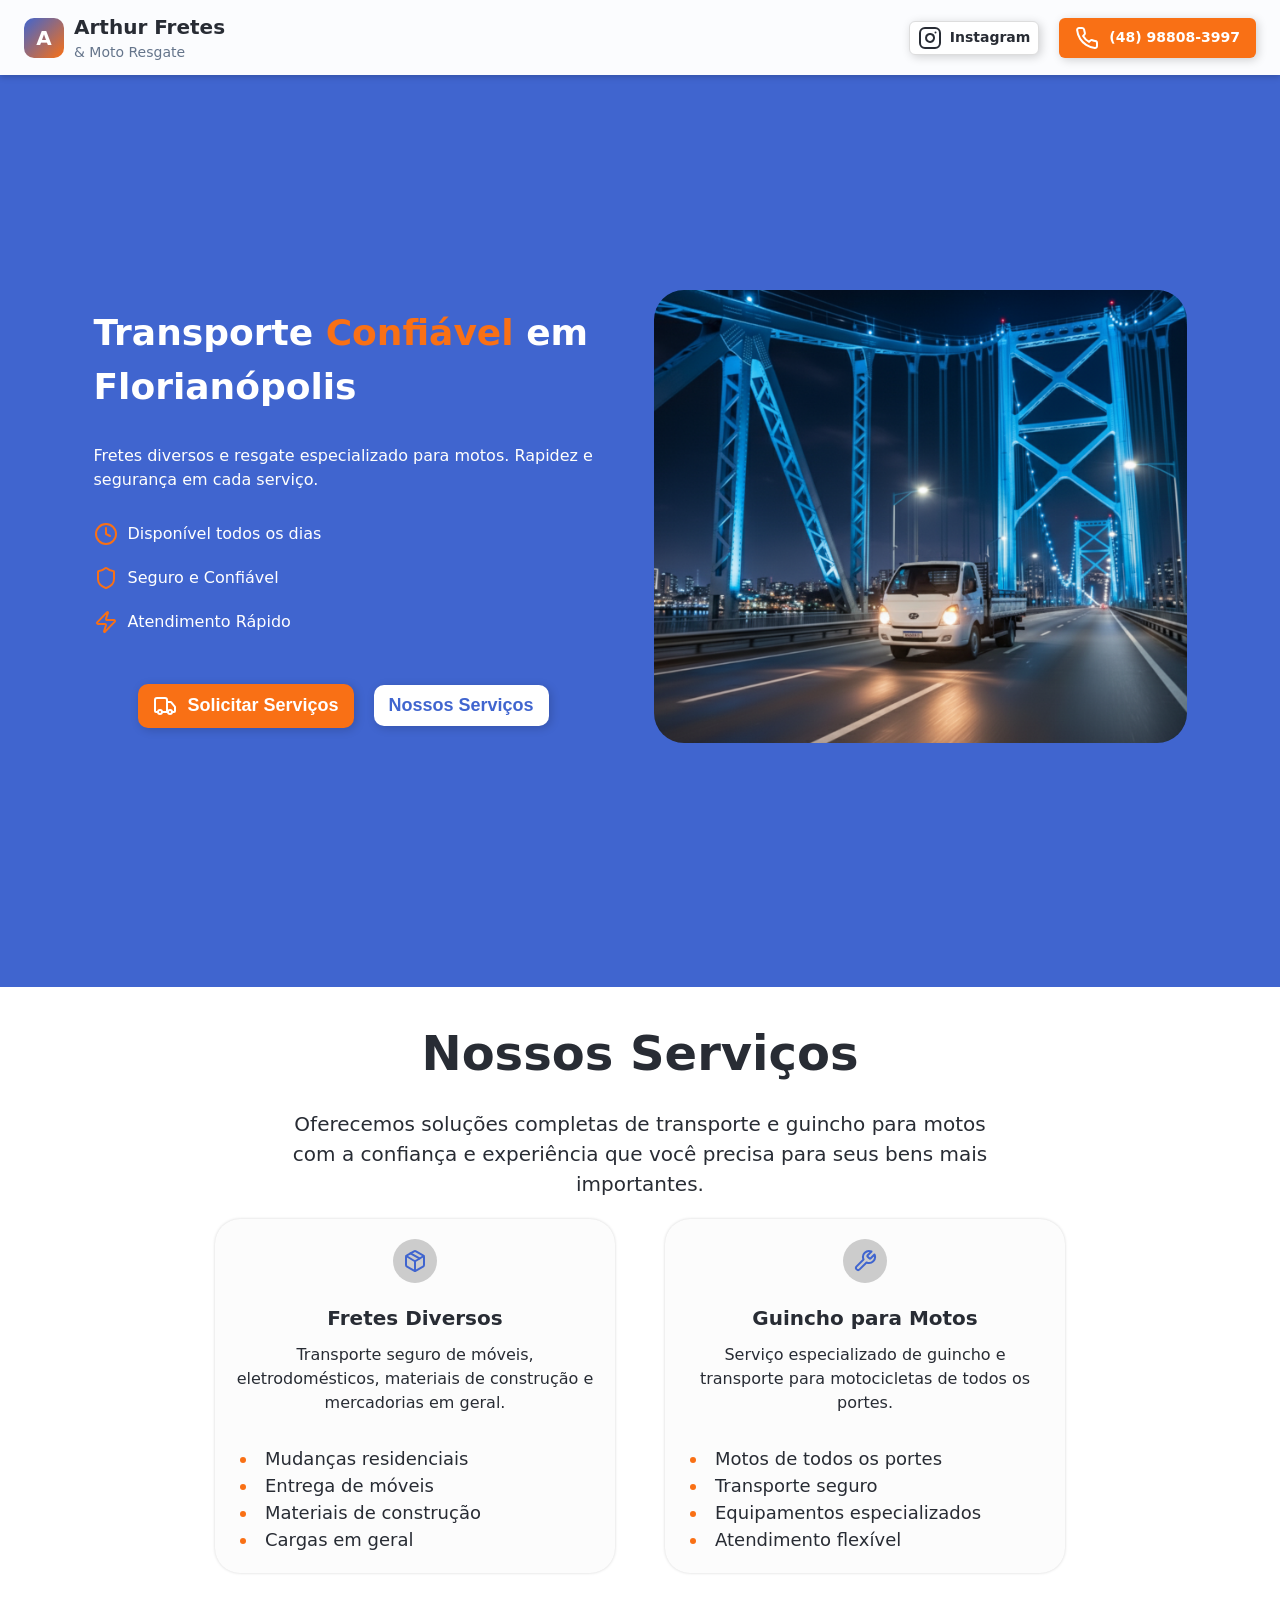
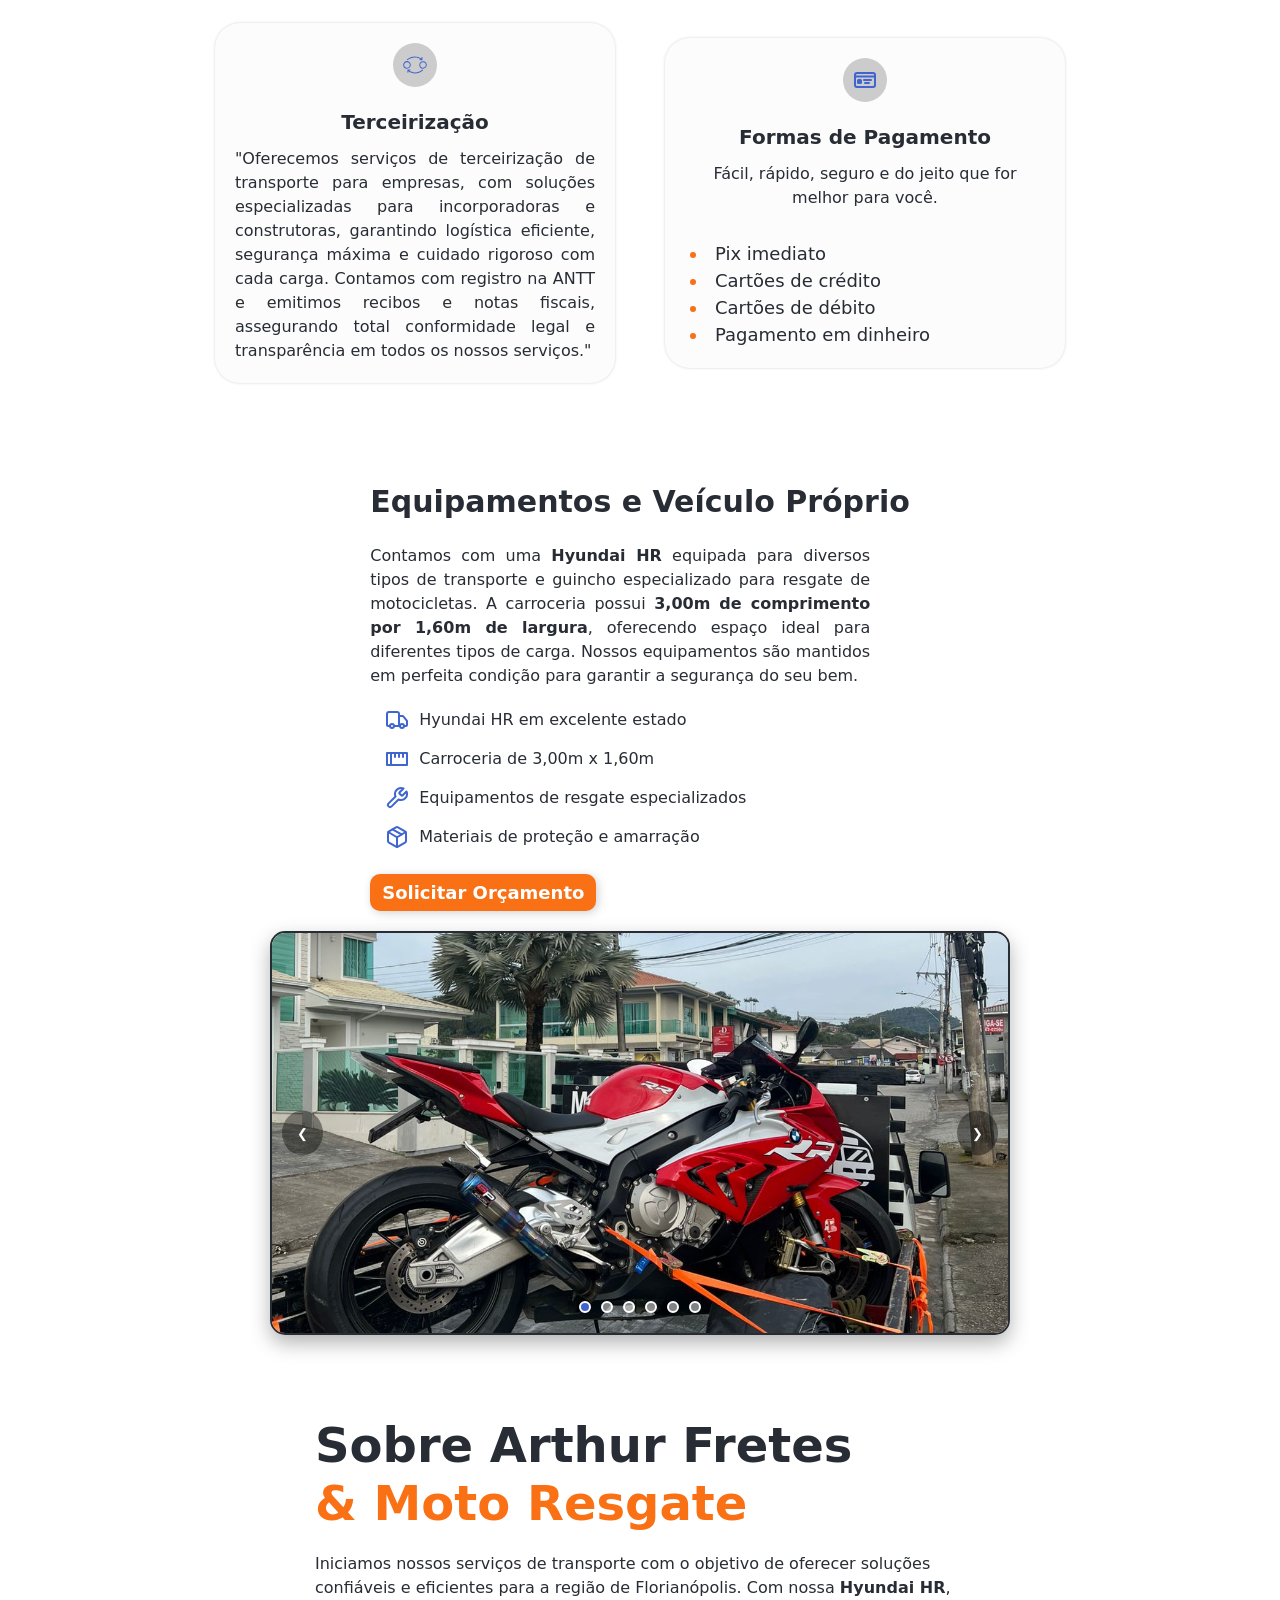
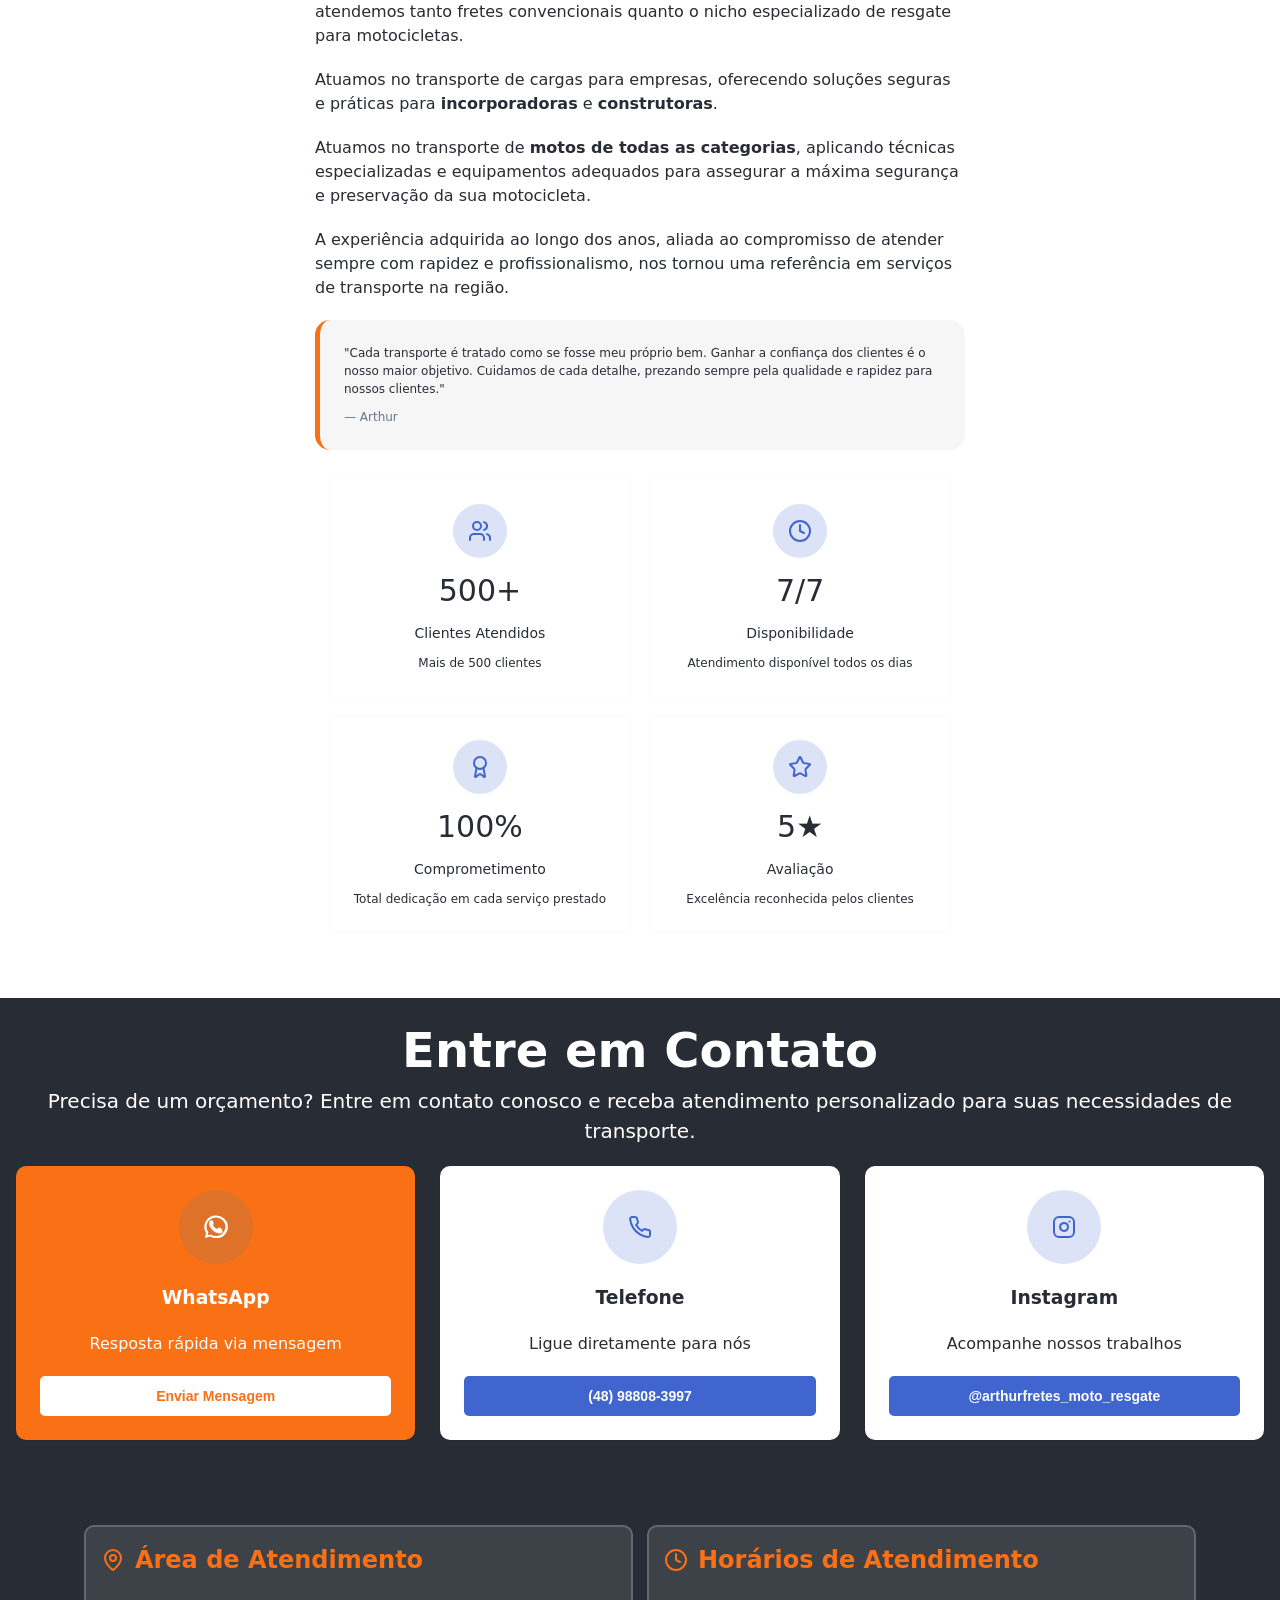
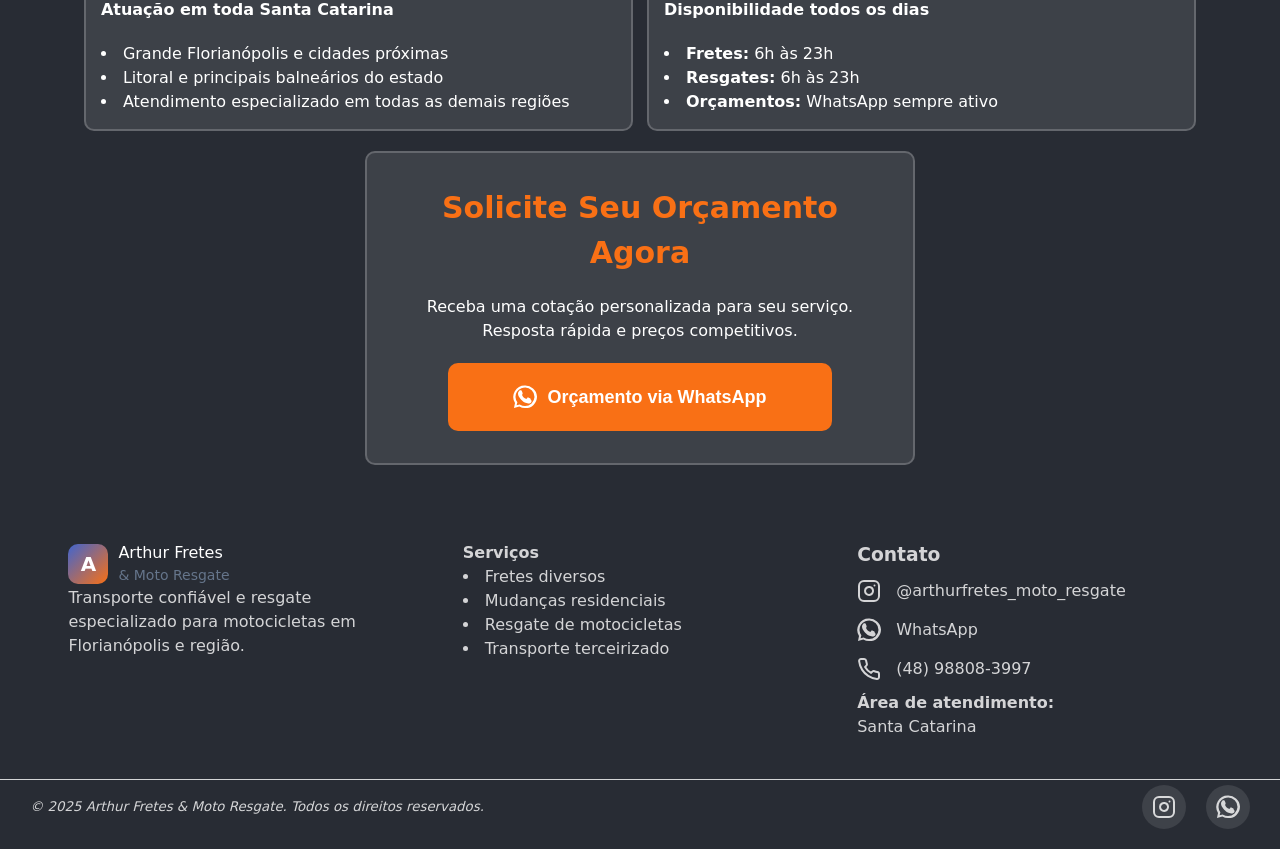
<file: index.html>
<!DOCTYPE html>
<html lang="pt-br">
<head>
    <meta charset="UTF-8">
    <meta name="viewport" content="width=device-width, initial-scale=1.0">
    <title>Arthur Fretes & Moto Resgate</title>
    <link rel="shortcut icon" href="img/logo-aba/svgviewer-png-output.png" type="image/x-icon">
    <link rel="stylesheet" href="style2.css">
</head>
<body>

    <header id="menu">
        <div id="logo-txt">
            <div id="logo">A</div>
            <div id="txt">
                <div id="Name-principal">Arthur Fretes</div>
                <div id="Name-complemento">& Moto Resgate</div>
            </div>
        </div>
        <nav id="Alinhar-elementos-header-direito">
            <a id="a-button-instagram-header" href="https://www.instagram.com/arthurfretes_moto_resgate/" target="_blank" rel="Link Para Instagram da Arthur Fretes & Moto Resgate">
                <svg class="lucide lucide-instagram w-4 h-4 mr-2" fill="none" height="24" stroke="currentColor" stroke-linecap="round" stroke-linejoin="round" stroke-width="2" viewBox="0 0 24 24" width="24" xmlns="http://www.w3.org/2000/svg"><rect height="20" rx="5" ry="5" width="20" x="2" y="2"></rect><path d="M16 11.37A4 4 0 1 1 12.63 8 4 4 0 0 1 16 11.37z"></path><line x1="17.5" x2="17.51" y1="6.5" y2="6.5"></line></svg>
                <span>Instagram</span>
            </a>

            <a id="a-button-telefone-header" href="tel:+5548988083997" rel="Número para contato com Arthur Frestes & Moto Resgate 24h">
                <svg class="lucide lucide-phone w-4 h-4" fill="none" height="24" stroke="currentColor" stroke-linecap="round" stroke-linejoin="round" stroke-width="2" viewBox="0 0 24 24" width="24" xmlns="http://www.w3.org/2000/svg"><path d="M22 16.92v3a2 2 0 0 1-2.18 2 19.79 19.79 0 0 1-8.63-3.07 19.5 19.5 0 0 1-6-6 19.79 19.79 0 0 1-3.07-8.67A2 2 0 0 1 4.11 2h3a2 2 0 0 1 2 1.72 12.84 12.84 0 0 0 .7 2.81 2 2 0 0 1-.45 2.11L8.09 9.91a16 16 0 0 0 6 6l1.27-1.27a2 2 0 0 1 2.11-.45 12.84 12.84 0 0 0 2.81.7A2 2 0 0 1 22 16.92z"></path></svg>
                <span id="span-01-header">(48) 98808-3997</span><span id="span-02-header">Ligar</span>
            </a>
        </nav>
    </header>
    
    <main>
        <div id="pg1">
            <div id="alinhamento-1400px-conteudo-pg1">
                <div id="lado-esquerdo-pg1">
                    <h1 id="h1-01-pg1">Transporte <span id="span-01-pg1">Confiável</span> em Florianópolis</h1>
                    <p id="p-01-pg1">Fretes diversos e resgate especializado para motos. Rapidez e segurança em cada serviço.</p>
                    <section id="section-01-pg1">
                        <div id="div-01-pg1">
                            <svg class="svgs-pg1" xmlns="http://www.w3.org/2000/svg" width="24" height="24" viewBox="0 0 24 24" fill="none" stroke="currentColor" stroke-width="2" stroke-linecap="round" stroke-linejoin="round" class="lucide lucide-clock w-6 h-6 text-logistics-orange" data-lov-id="src/components/Hero.tsx:33:16" data-lov-name="Clock" data-component-path="src/components/Hero.tsx" data-component-line="33" data-component-file="Hero.tsx" data-component-name="Clock" data-component-content="%7B%22className%22%3A%22w-6%20h-6%20text-logistics-orange%22%7D"><circle cx="12" cy="12" r="10"></circle><polyline points="12 6 12 12 16 14"></polyline></svg>
                            <p>Disponível todos os dias</p>
                        </div>
                        <div id="div-02-pg1">
                            <svg class="svgs-pg1" xmlns="http://www.w3.org/2000/svg" width="24" height="24" viewBox="0 0 24 24" fill="none" stroke="currentColor" stroke-width="2" stroke-linecap="round" stroke-linejoin="round" class="lucide lucide-shield w-6 h-6 text-logistics-orange" data-lov-id="src/components/Hero.tsx:37:16" data-lov-name="Shield" data-component-path="src/components/Hero.tsx" data-component-line="37" data-component-file="Hero.tsx" data-component-name="Shield" data-component-content="%7B%22className%22%3A%22w-6%20h-6%20text-logistics-orange%22%7D"><path d="M20 13c0 5-3.5 7.5-7.66 8.95a1 1 0 0 1-.67-.01C7.5 20.5 4 18 4 13V6a1 1 0 0 1 1-1c2 0 4.5-1.2 6.24-2.72a1.17 1.17 0 0 1 1.52 0C14.51 3.81 17 5 19 5a1 1 0 0 1 1 1z"></path></svg>
                            <p>Seguro e Confiável</p>
                        </div>
                        <div id="div-03-pg1">
                            <svg class="svgs-pg1" xmlns="http://www.w3.org/2000/svg" width="24" height="24" viewBox="0 0 24 24" fill="none" stroke="currentColor" stroke-width="2" stroke-linecap="round" stroke-linejoin="round" class="lucide lucide-zap w-6 h-6 text-logistics-orange" data-lov-id="src/components/Hero.tsx:41:16" data-lov-name="Zap" data-component-path="src/components/Hero.tsx" data-component-line="41" data-component-file="Hero.tsx" data-component-name="Zap" data-component-content="%7B%22className%22%3A%22w-6%20h-6%20text-logistics-orange%22%7D"><path d="M4 14a1 1 0 0 1-.78-1.63l9.9-10.2a.5.5 0 0 1 .86.46l-1.92 6.02A1 1 0 0 0 13 10h7a1 1 0 0 1 .78 1.63l-9.9 10.2a.5.5 0 0 1-.86-.46l1.92-6.02A1 1 0 0 0 11 14z"></path></svg>
                            <p>Atendimento Rápido</p>
                        </div>
                    </section>
                    <div id="buttons-pg1">
                        <a class="a-pg1" href="https://api.whatsapp.com/send?phone=5548988083997&text=Ol%C3%A1%2C+gostaria+de+mais+informa%C3%A7%C3%B5es+sobre+os+servi%C3%A7os." target="_blank" rel="noopener noreferrer"><button id="button-telefone-pg1"><svg xmlns="http://www.w3.org/2000/svg" width="24" height="24" viewBox="0 0 24 24" fill="none" stroke="currentColor" stroke-width="2" stroke-linecap="round" stroke-linejoin="round" class="lucide lucide-truck w-5 h-5 mr-2" data-lov-id="src/components/Hero.tsx:52:16" data-lov-name="Truck" data-component-path="src/components/Hero.tsx" data-component-line="52" data-component-file="Hero.tsx" data-component-name="Truck" data-component-content="%7B%22className%22%3A%22w-5%20h-5%20mr-2%22%7D"><path d="M14 18V6a2 2 0 0 0-2-2H4a2 2 0 0 0-2 2v11a1 1 0 0 0 1 1h2"></path><path d="M15 18H9"></path><path d="M19 18h2a1 1 0 0 0 1-1v-3.65a1 1 0 0 0-.22-.624l-3.48-4.35A1 1 0 0 0 17.52 8H14"></path><circle cx="17" cy="18" r="2"></circle><circle cx="7" cy="18" r="2"></circle></svg>Solicitar Serviços</button></a>

                        <a class="a-pg1" href="#pg2"><button id="button-servicos-pg1">Nossos Serviços</button></a>
                    </div>
                </div>
                <img id="img-01-pg1" src="img/assets/hyundai-hr-pg1.png"  alt="Hyundai HR para fretes e transporte como moto resgate ou guincho">
            </div>
        </div>

        <div id="pg2">
            <div id="alinhamento-1400px-conteudo-pg2">
                <h2 id="h2-pg2">Nossos Serviços</h2>
                <p id="p-pg2">Oferecemos soluções completas de transporte e guincho para motos com a confiança e experiência que você precisa para seus bens mais importantes.</p>
                <div id="leyout-serviços">
                    <div>
                        <div class="modelo-leyout-servilços">
                            <div class="alinha-svgs-pg2"><div class="circolo-das-svgs-pg2"><svg xmlns="http://www.w3.org/2000/svg" width="24" height="24" viewBox="0 0 24 24" fill="none" stroke="currentColor" stroke-width="2" stroke-linecap="round" stroke-linejoin="round" class="lucide lucide-package w-8 h-8" data-lov-id="src/components/Services.tsx:14:12" data-lov-name="Package" data-component-path="src/components/Services.tsx" data-component-line="14" data-component-file="Services.tsx" data-component-name="Package" data-component-content="%7B%22className%22%3A%22w-8%20h-8%22%7D"><path d="M11 21.73a2 2 0 0 0 2 0l7-4A2 2 0 0 0 21 16V8a2 2 0 0 0-1-1.73l-7-4a2 2 0 0 0-2 0l-7 4A2 2 0 0 0 3 8v8a2 2 0 0 0 1 1.73z"></path><path d="M12 22V12"></path><path d="m3.3 7 7.703 4.734a2 2 0 0 0 1.994 0L20.7 7"></path><path d="m7.5 4.27 9 5.15"></path></svg></div></div>
                            <div class="leyout-serviços-template-txt">
                                <h3>Fretes Diversos</h3>
                                <p>Transporte seguro de móveis, eletrodomésticos, materiais de construção e mercadorias em geral.</p>
                            </div>
                            <ul class="ul-pg2">
                                <li>Mudanças residenciais</li>
                                <li>Entrega de móveis</li>
                                <li>Materiais de construção</li>
                                <li>Cargas em geral</li>
                            </ul>
                        </div>
                        <div class="modelo-leyout-servilços">
                            <div class="alinha-svgs-pg2"><div class="circolo-das-svgs-pg2"><svg xmlns="http://www.w3.org/2000/svg" width="24" height="24" viewBox="0 0 24 24" fill="none" stroke="currentColor" stroke-width="2" stroke-linecap="round" stroke-linejoin="round" class="lucide lucide-wrench w-8 h-8" data-lov-id="src/components/Services.tsx:20:12" data-lov-name="Wrench" data-component-path="src/components/Services.tsx" data-component-line="20" data-component-file="Services.tsx" data-component-name="Wrench" data-component-content="%7B%22className%22%3A%22w-8%20h-8%22%7D"><path d="M14.7 6.3a1 1 0 0 0 0 1.4l1.6 1.6a1 1 0 0 0 1.4 0l3.77-3.77a6 6 0 0 1-7.94 7.94l-6.91 6.91a2.12 2.12 0 0 1-3-3l6.91-6.91a6 6 0 0 1 7.94-7.94l-3.76 3.76z"></path></svg></div></div>
                            <div class="leyout-serviços-template-txt">
                                <h3>Guincho para Motos</h3>
                                <p>Serviço especializado de guincho e transporte para motocicletas de todos os portes.</p>
                            </div>
                            <ul class="ul-pg2">
                                <li>Motos de todos os portes</li>
                                <li>Transporte seguro</li>
                                <li>Equipamentos especializados</li>
                                <li>Atendimento flexível</li>
                            </ul>
                        </div>
                    </div>
                    <div>
                        <div id="div-templeat-folder-pg2" class="modelo-leyout-servilços">
                            <div class="alinha-svgs-pg2">
                                <div class="circolo-das-svgs-pg2"><svg fill="currentColor" width="24px" height="24px" viewBox="0 0 1024 1024" xmlns="http://www.w3.org/2000/svg"><path d="M814.933 712.533c-85.333 72.533-192 115.2-302.933 115.2-93.867 0-179.2-25.6-256-76.8h42.667c12.8 0 21.333-8.533 21.333-21.333s-8.533-21.333-21.333-21.333h-89.6c-12.8 0-21.333 8.533-21.333 21.333v89.6c0 12.8 8.533 21.333 21.333 21.333S230.4 832 230.4 819.2v-38.4c85.333 59.733 179.2 89.6 285.867 89.6 119.467 0 238.933-42.667 328.533-123.733 8.533-8.533 8.533-21.333 0-29.867s-21.333-12.8-29.867-4.267zm187.734-268.8c-17.067-38.4-46.933-68.267-81.067-81.067-64-25.6-132.267-12.8-179.2 34.133s-59.733 115.2-34.133 179.2c17.067 38.4 46.933 68.267 81.067 81.067 21.333 8.533 42.667 12.8 64 12.8 42.667 0 85.333-17.067 115.2-46.933 42.667-46.933 59.733-115.2 34.133-179.2zM934.4 593.067c-34.133 34.133-85.333 42.667-132.267 25.6-25.6-12.8-46.933-34.133-59.733-59.733-17.067-46.933-8.533-98.133 25.6-132.267 21.333-21.333 51.2-34.133 85.333-34.133 17.067 0 34.133 4.267 51.2 8.533 25.6 12.8 46.933 34.133 59.733 59.733 17.067 46.933 8.533 98.133-29.867 132.267zM320 443.733c-17.067-38.4-46.933-68.267-85.333-85.333-64-25.6-132.267-8.533-179.2 38.4S-4.266 512 21.334 576c17.067 38.4 46.933 68.267 81.067 81.067 21.333 8.533 42.667 12.8 64 12.8 42.667 0 81.067-17.067 115.2-46.933 51.2-46.933 64-115.2 38.4-179.2zM119.467 618.667c-25.6-12.8-46.933-34.133-59.733-59.733-17.067-46.933-8.533-98.133 25.6-132.267 21.333-21.333 51.2-34.133 85.333-34.133 17.067 0 34.133 4.267 51.2 8.533 25.6 12.8 46.933 34.133 59.733 59.733 17.067 46.933 8.533 98.133-25.6 132.267s-85.333 42.667-136.533 25.6zM187.733 307.2c4.267 0 8.533 0 12.8-4.267 85.333-72.533 192-115.2 302.933-115.2 93.867 0 179.2 25.6 256 76.8h-38.4c-12.8 0-21.333 8.533-21.333 21.333s8.533 21.333 21.333 21.333h89.6c12.8 0 21.333-8.533 21.333-21.333v-89.6c0-12.8-8.533-21.333-21.333-21.333s-21.333 8.533-21.333 21.333v38.4c-85.333-59.733-179.2-89.6-285.867-89.6-119.467 0-238.933 42.667-328.533 123.733-8.533 8.533-8.533 21.333 0 29.867 4.267 8.533 8.533 8.533 12.8 8.533z"/></svg></div>
                            </div>
                            <div class="leyout-serviços-template-txt">
                                <h3>Terceirização</h3>
                                <p>"Oferecemos serviços de terceirização de transporte para empresas, com soluções especializadas para incorporadoras e construtoras, garantindo logística eficiente, segurança máxima e cuidado rigoroso com cada carga. Contamos com registro na ANTT e emitimos recibos e notas fiscais, assegurando total conformidade legal e transparência em todos os nossos serviços."</p>
                            </div>
                        </div>
                        <div class="modelo-leyout-servilços">
                            <div class="alinha-svgs-pg2">
                                <div class="circolo-das-svgs-pg2">
                                    <svg xmlns="http://www.w3.org/2000/svg" width="24" height="24"
                                        viewBox="0 0 24 24" fill="none" stroke="currentColor"
                                        stroke-width="2" stroke-linecap="round" stroke-linejoin="round"
                                        class="lucide lucide-credit-card-detailed w-8 h-8">
                                        <rect x="2" y="5" width="20" height="14" rx="2"></rect>
                                        <line x1="2" y1="8.5" x2="22" y2="8.5"></line>
                                        <rect x="5" y="12" width="3" height="3" rx="0.5"></rect>
                                        <line x1="7" y1="12" x2="6" y2="15"></line>
                                        <line x1="11" y1="12" x2="18" y2="12"></line>
                                        <line x1="12" y1="15" x2="16" y2="15"></line>
                                    </svg>
                                </div>
                            </div>
                            <div class="leyout-serviços-template-txt">
                                <h3>Formas de Pagamento</h3>
                                <p>Fácil, rápido, seguro e do jeito que for melhor para você.</p>
                            </div>
                            <ul class="ul-pg2">
                                <li>Pix imediato</li>
                                <li>Cartões de crédito</li>
                                <li>Cartões de débito</li>
                                <li>Pagamento em dinheiro</li>
                            </ul>
                        </div>
                    </div>
                </div>
            </div>
        </div>

        <div id="pg3">
            <div id="alinhamento-1400px-conteudo-pg3">
                <section id="section-pg3">
                    <h3 id="h3-01-pg3">Equipamentos e Veículo Próprio</h3>
                    <p id="p-01-pg3">Contamos com uma <strong>Hyundai HR</strong> equipada para diversos tipos de transporte e guincho especializado para resgate de motocicletas. A carroceria possui <strong>3,00m de comprimento por 1,60m de largura</strong>, oferecendo espaço ideal para diferentes tipos de carga. Nossos equipamentos são mantidos em perfeita condição para garantir a segurança do seu bem.</p>
                    <ul id="ul-01-pg3">
                        <li>
                            <svg class="svgs-pg3" xmlns="http://www.w3.org/2000/svg" width="24" height="24" viewBox="0 0 24 24" fill="none" stroke="currentColor" stroke-width="2" stroke-linecap="round" stroke-linejoin="round" class="lucide lucide-truck w-5 h-5 text-logistics-blue mr-3" data-lov-id="src/components/Services.tsx:84:16" data-lov-name="Truck" data-component-path="src/components/Services.tsx" data-component-line="84" data-component-file="Services.tsx" data-component-name="Truck" data-component-content="%7B%22className%22%3A%22w-5%20h-5%20text-logistics-blue%20mr-3%22%7D"><path d="M14 18V6a2 2 0 0 0-2-2H4a2 2 0 0 0-2 2v11a1 1 0 0 0 1 1h2"></path><path d="M15 18H9"></path><path d="M19 18h2a1 1 0 0 0 1-1v-3.65a1 1 0 0 0-.22-.624l-3.48-4.35A1 1 0 0 0 17.52 8H14"></path><circle cx="17" cy="18" r="2"></circle><circle cx="7" cy="18" r="2"></circle></svg>
                            Hyundai HR em excelente estado
                        </li>
                        <li>
                            <svg class="svgs-pg3" xmlns="http://www.w3.org/2000/svg" width="24" height="24" viewBox="0 0 24 24" fill="none" stroke="currentColor" stroke-width="2" stroke-linecap="round" stroke-linejoin="round"><path d="M2 6h20v12H2z"></path><path d="M6 6v12"></path><path d="M10 6v4"></path><path d="M14 6v4"></path><path d="M18 6v4"></path>
                            </svg>
                            Carroceria de 3,00m x 1,60m
                        </li>
                        <li>
                            <svg class="svgs-pg3" xmlns="http://www.w3.org/2000/svg" width="24" height="24" viewBox="0 0 24 24" fill="none" stroke="currentColor" stroke-width="2" stroke-linecap="round" stroke-linejoin="round" class="lucide lucide-wrench w-5 h-5 text-logistics-blue mr-3" data-lov-id="src/components/Services.tsx:88:16" data-lov-name="Wrench" data-component-path="src/components/Services.tsx" data-component-line="88" data-component-file="Services.tsx" data-component-name="Wrench" data-component-content="%7B%22className%22%3A%22w-5%20h-5%20text-logistics-blue%20mr-3%22%7D"><path d="M14.7 6.3a1 1 0 0 0 0 1.4l1.6 1.6a1 1 0 0 0 1.4 0l3.77-3.77a6 6 0 0 1-7.94 7.94l-6.91 6.91a2.12 2.12 0 0 1-3-3l6.91-6.91a6 6 0 0 1 7.94-7.94l-3.76 3.76z"></path></svg>
                            Equipamentos de resgate especializados
                        </li>
                        <li>
                            <svg class="svgs-pg3" xmlns="http://www.w3.org/2000/svg" width="24" height="24" viewBox="0 0 24 24" fill="none" stroke="currentColor" stroke-width="2" stroke-linecap="round" stroke-linejoin="round" class="lucide lucide-package w-5 h-5 text-logistics-blue mr-3" data-lov-id="src/components/Services.tsx:92:16" data-lov-name="Package" data-component-path="src/components/Services.tsx" data-component-line="92" data-component-file="Services.tsx" data-component-name="Package" data-component-content="%7B%22className%22%3A%22w-5%20h-5%20text-logistics-blue%20mr-3%22%7D"><path d="M11 21.73a2 2 0 0 0 2 0l7-4A2 2 0 0 0 21 16V8a2 2 0 0 0-1-1.73l-7-4a2 2 0 0 0-2 0l-7 4A2 2 0 0 0 3 8v8a2 2 0 0 0 1 1.73z"></path><path d="M12 22V12"></path><path d="m3.3 7 7.703 4.734a2 2 0 0 0 1.994 0L20.7 7"></path><path d="m7.5 4.27 9 5.15"></path></svg>
                            Materiais de proteção e amarração
                        </li>
                    </ul>
                    <a href="https://api.whatsapp.com/send?phone=5548988083997&text=Ol%C3%A1%2C+gostaria+de+mais+informa%C3%A7%C3%B5es+sobre+os+servi%C3%A7os." target="_blank" rel="noopener noreferrer"><button id="button-pg3" >Solicitar Orçamento</button></a>
                </section>
                <div class="carousel-container">
                    <div class="carousel">
                        <div class="slide active"><img src="img/assets/carrousel/img-1.jpeg" alt=""></div>
                        <div class="slide"><img src="img/assets/carrousel/img-2.jpeg" alt=""></div>
                        <div class="slide"><img src="img/assets/carrousel/img-3.jpeg" alt=""></div>
                        <div class="slide"><img src="img/assets/carrousel/img-4.jpeg" alt=""></div>
                        <div class="slide"><img src="img/assets/carrousel/img-5.jpeg" alt=""></div>
                        <div class="slide"><img src="img/assets/carrousel/img-6.jpeg" alt=""></div>
                    </div>

                <!-- Botões -->
                    <button class="prev">❮</button>
                    <button class="next">❯</button>

                    <!-- Indicadores -->
                    <div class="indicators"></div>
                </div>
            </div>
        </div>

        <div id="pg4">
            <div id="alinhamento-1400px-conteudo-pg4">
                <div id="lado-esquerdo-pg4">
                    <h2 id="h2-01-pg4">Sobre Arthur Fretes <br> <span>& Moto Resgate</span></h2>
                    <p>Iniciamos nossos serviços de transporte com o objetivo de oferecer soluções confiáveis e eficientes para a região de Florianópolis. Com nossa <strong>Hyundai HR</strong>, atendemos tanto fretes convencionais quanto o nicho especializado de resgate para motocicletas.</p>

                    <p>Atuamos no transporte de cargas para empresas, oferecendo soluções seguras e práticas para <strong>incorporadoras</strong> e <strong>construtoras</strong>.</p>
                                
                    <p>Atuamos no transporte de <strong>motos de todas as categorias</strong>, aplicando técnicas especializadas e equipamentos adequados para assegurar a máxima segurança e preservação da sua motocicleta.</p>
                                
                    <p>A experiência adquirida ao longo dos anos, aliada ao compromisso de atender sempre com rapidez e profissionalismo, nos tornou uma referência em serviços de transporte na região.</p>
                    
                    <div id="div-comentario-pg4">
                        <p>"Cada transporte é tratado como se fosse meu próprio bem. Ganhar a confiança dos clientes é o nosso maior objetivo. Cuidamos de cada detalhe, prezando sempre pela qualidade e rapidez para nossos clientes."</p>
                        <p id="p-name-pg4">— Arthur</p>
                    </div>
                </div>
                <div  id="lado-direito-pg4">
                    <section>
                        <div class="div-01-pg4">
                            <svg xmlns="http://www.w3.org/2000/svg" width="24" height="24" viewBox="0 0 24 24" fill="none" stroke="currentColor" stroke-width="2" stroke-linecap="round" stroke-linejoin="round" class="lucide lucide-users w-8 h-8" data-lov-id="src/components/About.tsx:7:12" data-lov-name="Users" data-component-path="src/components/About.tsx" data-component-line="7" data-component-file="About.tsx" data-component-name="Users" data-component-content="%7B%22className%22%3A%22w-8%20h-8%22%7D"><path d="M16 21v-2a4 4 0 0 0-4-4H6a4 4 0 0 0-4 4v2"></path><circle cx="9" cy="7" r="4"></circle><path d="M22 21v-2a4 4 0 0 0-3-3.87"></path><path d="M16 3.13a4 4 0 0 1 0 7.75"></path></svg>
                        </div>
                        <p class="p-01-pg4">500+</p>
                        <p class="p-02-pg4">Clientes Atendidos</p>
                        <p class="p-03-pg4">Mais de 500 clientes</p>
                    </section>
                    <section>
                        <div class="div-01-pg4">
                            <svg xmlns="http://www.w3.org/2000/svg" width="24" height="24" viewBox="0 0 24 24" fill="none" stroke="currentColor" stroke-width="2" stroke-linecap="round" stroke-linejoin="round" class="lucide lucide-clock w-8 h-8" data-lov-id="src/components/About.tsx:13:12" data-lov-name="Clock" data-component-path="src/components/About.tsx" data-component-line="13" data-component-file="About.tsx" data-component-name="Clock" data-component-content="%7B%22className%22%3A%22w-8%20h-8%22%7D"><circle cx="12" cy="12" r="10"></circle><polyline points="12 6 12 12 16 14"></polyline></svg>
                        </div>
                        <p class="p-01-pg4">7/7</p>
                        <p class="p-02-pg4">Disponibilidade</p>
                        <p class="p-03-pg4">Atendimento disponível todos os dias</p>
                    </section>

                    <section>
                        <div class="div-01-pg4">
                            <svg xmlns="http://www.w3.org/2000/svg" width="24" height="24" viewBox="0 0 24 24" fill="none" stroke="currentColor" stroke-width="2" stroke-linecap="round" stroke-linejoin="round" class="lucide lucide-award w-8 h-8" data-lov-id="src/components/About.tsx:19:12" data-lov-name="Award" data-component-path="src/components/About.tsx" data-component-line="19" data-component-file="About.tsx" data-component-name="Award" data-component-content="%7B%22className%22%3A%22w-8%20h-8%22%7D"><path d="m15.477 12.89 1.515 8.526a.5.5 0 0 1-.81.47l-3.58-2.687a1 1 0 0 0-1.197 0l-3.586 2.686a.5.5 0 0 1-.81-.469l1.514-8.526"></path><circle cx="12" cy="8" r="6"></circle></svg>
                        </div>
                        <p class="p-01-pg4">100%</p>
                        <p class="p-02-pg4">Comprometimento</p>
                        <p class="p-03-pg4">Total dedicação em cada serviço prestado</p>
                    </section>
                    <section>
                        <div class="div-01-pg4">
                            <svg xmlns="http://www.w3.org/2000/svg" width="24" height="24" viewBox="0 0 24 24" fill="none" stroke="currentColor" stroke-width="2" stroke-linecap="round" stroke-linejoin="round" class="lucide lucide-star w-8 h-8" data-lov-id="src/components/About.tsx:25:12" data-lov-name="Star" data-component-path="src/components/About.tsx" data-component-line="25" data-component-file="About.tsx" data-component-name="Star" data-component-content="%7B%22className%22%3A%22w-8%20h-8%22%7D"><path d="M11.525 2.295a.53.53 0 0 1 .95 0l2.31 4.679a2.123 2.123 0 0 0 1.595 1.16l5.166.756a.53.53 0 0 1 .294.904l-3.736 3.638a2.123 2.123 0 0 0-.611 1.878l.882 5.14a.53.53 0 0 1-.771.56l-4.618-2.428a2.122 2.122 0 0 0-1.973 0L6.396 21.01a.53.53 0 0 1-.77-.56l.881-5.139a2.122 2.122 0 0 0-.611-1.879L2.16 9.795a.53.53 0 0 1 .294-.906l5.165-.755a2.122 2.122 0 0 0 1.597-1.16z"></path></svg>
                        </div>
                        <p class="p-01-pg4">5★</p>
                        <p class="p-02-pg4">Avaliação</p>
                        <p class="p-03-pg4">Excelência reconhecida pelos clientes</p>
                    </section>
                </div>
            </div>
        </div>

        <div id="pg5">
            <div  id="alinhamento-1400px-conteudo-pg5">
                <div id="div-01-pg5">
                    <h2>Entre em Contato</h2>
                    <p>Precisa de um orçamento? Entre em contato conosco e receba atendimento personalizado para suas necessidades de transporte.</p>
                </div>
                <div id="div-alinhamento-dos-buttons-pg5">
                    <div id="div-templeat-wattsapp-alaranjado-pg5" class="div-templeats-pg5">
                        <div id="circulo-wattsapp-alaranjado-pg5" class="circulo-pg5" >
                            <svg xmlns="http://www.w3.org/2000/svg" width="24" height="24" viewBox="0 0 24 24" fill="currentColor"><path d="M20 3.5A11.4 11.4 0 0 0 12 .5a11.5 11.5 0 0 0-10 17.5L1 23l5.3-1.4a11.5 11.5 0 0 0 5.7 1.5h.1a11.4 11.4 0 0 0 11.9-11.5 11.5 11.5 0 0 0-4-8.1ZM12 21a9.6 9.6 0 0 1-4.9-1.3l-.4-.2-3.1.8.8-3-.2-.4A9.4 9.4 0 0 1 2.5 12a9.5 9.5 0 0 1 16.2-6.7A9.2 9.2 0 0 1 21.5 12 9.5 9.5 0 0 1 12 21Zm5.4-7.6c-.3-.2-1.8-.9-2.1-1s-.5-.2-.7.2-.8 1-1 1.2-.4.2-.7 0a7.7 7.7 0 0 1-2.2-1.4 8.2 8.2 0 0 1-1.5-2.2c-.2-.4 0-.6.1-.8s.2-.5.3-.7 0-.5 0-.7c0-.2-.7-1.7-1-2.3s-.5-.5-.7-.5h-.6c-.2 0-.7.1-1 .5s-1.3 1.2-1.3 3 1.3 3.4 1.5 3.7 2.5 3.8 6 5.3a19.7 19.7 0 0 0 1.9.6c.8.2 1.5.2 2 .1.6-.1 1.8-.8 2-1.4s.3-1.3.2-1.4-.3-.2-.6-.3Z"/></svg>
                        </div>
                        <h3>WhatsApp</h3>
                        <p>Resposta rápida via mensagem</p>
                        <a href="https://api.whatsapp.com/send?phone=5548988083997&text=Ol%C3%A1%2C+gostaria+de+mais+informa%C3%A7%C3%B5es+sobre+os+servi%C3%A7os." target="_blank" rel="noopener noreferrer"><button id="button-watts-pg5" class="button-pg5">Enviar Mensagem</button></a>
                    </div>
                    <div class="div-templeats-pg5">
                        <div class="circulo-pg5">
                            <svg xmlns="http://www.w3.org/2000/svg" width="24" height="24" viewBox="0 0 24 24" fill="none" stroke="currentColor" stroke-width="2" stroke-linecap="round" stroke-linejoin="round" class="lucide lucide-phone w-6 h-6" data-lov-id="src/components/Contact.tsx:28:12" data-lov-name="Phone" data-component-path="src/components/Contact.tsx" data-component-line="28" data-component-file="Contact.tsx" data-component-name="Phone" data-component-content="%7B%22className%22%3A%22w-6%20h-6%22%7D"><path d="M22 16.92v3a2 2 0 0 1-2.18 2 19.79 19.79 0 0 1-8.63-3.07 19.5 19.5 0 0 1-6-6 19.79 19.79 0 0 1-3.07-8.67A2 2 0 0 1 4.11 2h3a2 2 0 0 1 2 1.72 12.84 12.84 0 0 0 .7 2.81 2 2 0 0 1-.45 2.11L8.09 9.91a16 16 0 0 0 6 6l1.27-1.27a2 2 0 0 1 2.11-.45 12.84 12.84 0 0 0 2.81.7A2 2 0 0 1 22 16.92z"></path></svg>
                        </div>
                        <h3>Telefone</h3>
                        <p>Ligue diretamente para nós</p>
                        <a href="tel:+5548988083997" rel="Número para contato com Arthur Frestes & Moto Resgate 24h"><button class="button-pg5">(48) 98808-3997</button></a>
                    </div>
                    <div class="div-templeats-pg5">
                        <div class="circulo-pg5">
                            <svg xmlns="http://www.w3.org/2000/svg" width="24" height="24" viewBox="0 0 24 24" fill="none" stroke="currentColor" stroke-width="2" stroke-linecap="round" stroke-linejoin="round" class="lucide lucide-instagram w-6 h-6" data-lov-id="src/components/Contact.tsx:36:12" data-lov-name="Instagram" data-component-path="src/components/Contact.tsx" data-component-line="36" data-component-file="Contact.tsx" data-component-name="Instagram" data-component-content="%7B%22className%22%3A%22w-6%20h-6%22%7D"><rect width="20" height="20" x="2" y="2" rx="5" ry="5"></rect><path d="M16 11.37A4 4 0 1 1 12.63 8 4 4 0 0 1 16 11.37z"></path><line x1="17.5" x2="17.51" y1="6.5" y2="6.5"></line></svg>
                        </div>
                        <h3>Instagram</h3>
                        <p>Acompanhe nossos trabalhos</p>
                        <a href="https://www.instagram.com/arthurfretes_moto_resgate/" target="_blank" rel="Link Para Instagram da Arthur Fretes & Moto Resgate"><button class="button-pg5">@arthurfretes_moto_resgate</button></a>
                    </div>
                </div>
                <div id="div-alinhamentos-dos-templeats-pg5">
                    <div id="div-agrupar-dois-templeats-pg5">
                        <div class="div-templeat-02-pg5">
                            <div class="div-h3-mais-icone-pg5">
                                <svg xmlns="http://www.w3.org/2000/svg" width="24" height="24" viewBox="0 0 24 24" fill="none" stroke="currentColor" stroke-width="2" stroke-linecap="round" stroke-linejoin="round" class="lucide lucide-map-pin w-5 h-5 mr-2" data-lov-id="src/components/Contact.tsx:104:16" data-lov-name="MapPin" data-component-path="src/components/Contact.tsx" data-component-line="104" data-component-file="Contact.tsx" data-component-name="MapPin" data-component-content="%7B%22className%22%3A%22w-5%20h-5%20mr-2%22%7D"><path d="M20 10c0 4.993-5.539 10.193-7.399 11.799a1 1 0 0 1-1.202 0C9.539 20.193 4 14.993 4 10a8 8 0 0 1 16 0"></path><circle cx="12" cy="10" r="3"></circle></svg>
                                <h3 class="h3-templaat-02-pg5">Área de Atendimento</h3>
                            </div>
                            <h4>Atuação em toda Santa Catarina</h4>
                            <ul>
                                <li>Grande Florianópolis e cidades próximas</li>
                                <li>Litoral e principais balneários do estado</li>
                                <li>Atendimento especializado em todas as demais regiões</li>
                            </ul>
                        </div>
                        <div class="div-templeat-02-pg5">
                            <div class="div-h3-mais-icone-pg5">
                                <svg xmlns="http://www.w3.org/2000/svg" width="24" height="24" viewBox="0 0 24 24" fill="none" stroke="currentColor" stroke-width="2" stroke-linecap="round" stroke-linejoin="round" class="lucide lucide-clock w-5 h-5 mr-2" data-lov-id="src/components/Contact.tsx:124:16" data-lov-name="Clock" data-component-path="src/components/Contact.tsx" data-component-line="124" data-component-file="Contact.tsx" data-component-name="Clock" data-component-content="%7B%22className%22%3A%22w-5%20h-5%20mr-2%22%7D"><circle cx="12" cy="12" r="10"></circle><polyline points="12 6 12 12 16 14"></polyline></svg>
                                <h3 class="h3-div-02-pg5">Horários de Atendimento</h3>
                            </div>
                            <h4>Disponibilidade todos os dias</h4>
                            <ul>
                                <li><strong>Fretes:</strong> 6h às 23h</li>
                                <li><strong>Resgates:</strong> 6h às 23h</li>
                                <li><strong>Orçamentos:</strong> WhatsApp sempre ativo</li>
                            </ul>
                        </div>
                    </div>
                    <div id="div-solicitacion-pg5" class="div-templeat-02-pg5">
                        <h3 >Solicite Seu Orçamento Agora</h3>
                        <p>Receba uma cotação personalizada para seu serviço. Resposta rápida e preços competitivos.</p>
                        <a href="https://api.whatsapp.com/send?phone=5548988083997&text=Ol%C3%A1%2C+gostaria+de+mais+informa%C3%A7%C3%B5es+sobre+os+servi%C3%A7os." target="_blank" rel="noopener noreferrer"><button id="button-watts-02-pg5"><svg xmlns="http://www.w3.org/2000/svg" width="24" height="24" viewBox="0 0 24 24" fill="currentColor"><path d="M20 3.5A11.4 11.4 0 0 0 12 .5a11.5 11.5 0 0 0-10 17.5L1 23l5.3-1.4a11.5 11.5 0 0 0 5.7 1.5h.1a11.4 11.4 0 0 0 11.9-11.5 11.5 11.5 0 0 0-4-8.1ZM12 21a9.6 9.6 0 0 1-4.9-1.3l-.4-.2-3.1.8.8-3-.2-.4A9.4 9.4 0 0 1 2.5 12a9.5 9.5 0 0 1 16.2-6.7A9.2 9.2 0 0 1 21.5 12 9.5 9.5 0 0 1 12 21Zm5.4-7.6c-.3-.2-1.8-.9-2.1-1s-.5-.2-.7.2-.8 1-1 1.2-.4.2-.7 0a7.7 7.7 0 0 1-2.2-1.4 8.2 8.2 0 0 1-1.5-2.2c-.2-.4 0-.6.1-.8s.2-.5.3-.7 0-.5 0-.7c0-.2-.7-1.7-1-2.3s-.5-.5-.7-.5h-.6c-.2 0-.7.1-1 .5s-1.3 1.2-1.3 3 1.3 3.4 1.5 3.7 2.5 3.8 6 5.3a19.7 19.7 0 0 0 1.9.6c.8.2 1.5.2 2 .1.6-.1 1.8-.8 2-1.4s.3-1.3.2-1.4-.3-.2-.6-.3Z"/></svg>Orçamento via WhatsApp</button></a>
                    </div>
                </div>
            </div>
        </div>

        <div id="pg6">
            <div class="div-templeat-pg6">
                <div id="logo-txt">
                    <div id="logo">A</div>
                    <div id="txt">
                        <div id="Name-principal-02">Arthur Fretes</div>
                        <div id="Name-complemento">& Moto Resgate</div>
                    </div>
                </div>
                <p>Transporte confiável e resgate especializado para motocicletas em Florianópolis e região.</p>
            </div>
            <div class="div-templeat-pg6">
                <h4>Serviços</h4>
                <ul>
                    <li>Fretes diversos</li>
                    <li>Mudanças residenciais</li>
                    <li>Resgate de motocicletas</li>
                    <li>Transporte terceirizado</li>
                </ul>
            </div>
            <div class="div-templeat-pg6">
                <h3>Contato</h3>
                <div id="links-pg6">
                    <a href="https://www.instagram.com/arthurfretes_moto_resgate/" target="_blank"><svg xmlns="http://www.w3.org/2000/svg" width="24" height="24" viewBox="0 0 24 24" fill="none" stroke="currentColor" stroke-width="2" stroke-linecap="round" stroke-linejoin="round" class="lucide lucide-instagram w-4 h-4" data-lov-id="src/components/Footer.tsx:74:16" data-lov-name="Instagram" data-component-path="src/components/Footer.tsx" data-component-line="74" data-component-file="Footer.tsx" data-component-name="Instagram" data-component-content="%7B%22className%22%3A%22w-4%20h-4%22%7D"><rect width="20" height="20" x="2" y="2" rx="5" ry="5"></rect><path d="M16 11.37A4 4 0 1 1 12.63 8 4 4 0 0 1 16 11.37z"></path><line x1="17.5" x2="17.51" y1="6.5" y2="6.5"></line></svg>@arthurfretes_moto_resgate</a>
                    <a href="https://wa.me/5548988083997" target="_blank"><svg xmlns="http://www.w3.org/2000/svg" width="24" height="24" viewBox="0 0 24 24" fill="currentColor"><path d="M20 3.5A11.4 11.4 0 0 0 12 .5a11.5 11.5 0 0 0-10 17.5L1 23l5.3-1.4a11.5 11.5 0 0 0 5.7 1.5h.1a11.4 11.4 0 0 0 11.9-11.5 11.5 11.5 0 0 0-4-8.1ZM12 21a9.6 9.6 0 0 1-4.9-1.3l-.4-.2-3.1.8.8-3-.2-.4A9.4 9.4 0 0 1 2.5 12a9.5 9.5 0 0 1 16.2-6.7A9.2 9.2 0 0 1 21.5 12 9.5 9.5 0 0 1 12 21Zm5.4-7.6c-.3-.2-1.8-.9-2.1-1s-.5-.2-.7.2-.8 1-1 1.2-.4.2-.7 0a7.7 7.7 0 0 1-2.2-1.4 8.2 8.2 0 0 1-1.5-2.2c-.2-.4 0-.6.1-.8s.2-.5.3-.7 0-.5 0-.7c0-.2-.7-1.7-1-2.3s-.5-.5-.7-.5h-.6c-.2 0-.7.1-1 .5s-1.3 1.2-1.3 3 1.3 3.4 1.5 3.7 2.5 3.8 6 5.3a19.7 19.7 0 0 0 1.9.6c.8.2 1.5.2 2 .1.6-.1 1.8-.8 2-1.4s.3-1.3.2-1.4-.3-.2-.6-.3Z"/></svg>WhatsApp</a>
                    <a href="tel:+5548988083997" rel="Número para contato com Arthur Frestes & Moto Resgate 24h"><svg xmlns="http://www.w3.org/2000/svg" width="24" height="24" viewBox="0 0 24 24" fill="none" stroke="currentColor" stroke-width="2" stroke-linecap="round" stroke-linejoin="round" class="lucide lucide-phone w-4 h-4" data-lov-id="src/components/Footer.tsx:58:16" data-lov-name="Phone" data-component-path="src/components/Footer.tsx" data-component-line="58" data-component-file="Footer.tsx" data-component-name="Phone" data-component-content="%7B%22className%22%3A%22w-4%20h-4%22%7D"><path d="M22 16.92v3a2 2 0 0 1-2.18 2 19.79 19.79 0 0 1-8.63-3.07 19.5 19.5 0 0 1-6-6 19.79 19.79 0 0 1-3.07-8.67A2 2 0 0 1 4.11 2h3a2 2 0 0 1 2 1.72 12.84 12.84 0 0 0 .7 2.81 2 2 0 0 1-.45 2.11L8.09 9.91a16 16 0 0 0 6 6l1.27-1.27a2 2 0 0 1 2.11-.45 12.84 12.84 0 0 0 2.81.7A2 2 0 0 1 22 16.92z"></path></svg>(48) 98808-3997</a>
                </div>
                <strong>Área de atendimento:</strong>
                <p>Santa Catarina</p>
            </div>
        </div>
    </main>
   
    <footer>
        <div id="alinhamento-1400px-conteudo-footer">
            <address>
                <small>&copy; 2025 Arthur Fretes & Moto Resgate. Todos os direitos reservados.</small>
                <div id="div-01-footer">
                    <a class="link-footer" href="https://www.instagram.com/arthurfretes_moto_resgate/" target="_blank"><svg class="lucide lucide-instagram w-4 h-4 mr-2" fill="none" height="24" stroke="currentColor" stroke-linecap="round" stroke-linejoin="round" stroke-width="2" viewBox="0 0 24 24" width="24" xmlns="http://www.w3.org/2000/svg"><rect height="20" rx="5" ry="5" width="20" x="2" y="2"></rect><path d="M16 11.37A4 4 0 1 1 12.63 8 4 4 0 0 1 16 11.37z"></path><line x1="17.5" x2="17.51" y1="6.5" y2="6.5"></line></svg></a>
                    <a  class="link-footer" href="https://wa.me/5548988083997" target="_blank"><svg xmlns="http://www.w3.org/2000/svg" width="24" height="24" viewBox="0 0 24 24" fill="currentColor"><path d="M20 3.5A11.4 11.4 0 0 0 12 .5a11.5 11.5 0 0 0-10 17.5L1 23l5.3-1.4a11.5 11.5 0 0 0 5.7 1.5h.1a11.4 11.4 0 0 0 11.9-11.5 11.5 11.5 0 0 0-4-8.1ZM12 21a9.6 9.6 0 0 1-4.9-1.3l-.4-.2-3.1.8.8-3-.2-.4A9.4 9.4 0 0 1 2.5 12a9.5 9.5 0 0 1 16.2-6.7A9.2 9.2 0 0 1 21.5 12 9.5 9.5 0 0 1 12 21Zm5.4-7.6c-.3-.2-1.8-.9-2.1-1s-.5-.2-.7.2-.8 1-1 1.2-.4.2-.7 0a7.7 7.7 0 0 1-2.2-1.4 8.2 8.2 0 0 1-1.5-2.2c-.2-.4 0-.6.1-.8s.2-.5.3-.7 0-.5 0-.7c0-.2-.7-1.7-1-2.3s-.5-.5-.7-.5h-.6c-.2 0-.7.1-1 .5s-1.3 1.2-1.3 3 1.3 3.4 1.5 3.7 2.5 3.8 6 5.3a19.7 19.7 0 0 0 1.9.6c.8.2 1.5.2 2 .1.6-.1 1.8-.8 2-1.4s.3-1.3.2-1.4-.3-.2-.6-.3Z"/></svg></a>
                </div>
            </address>
        </div>
    </footer>

    <script src="script.js"></script>

</body>

</html>
</file>
<file: style2.css>
@charset "UTF-8";:root{--cor-laranja:#F97015;--cor--Cinza-Brnaco:#65758b;--cor-Cinca-claro:#FFFFFF1A;--cor3-Cinza-escuro:#282c34;--cor4-Branco-fosco:#FFFFFFCC;--cor5-Branco-acinzentado:#FFFFFF99;--cor-Branco-Original:#FFFFFF;--cor-Azul-principal:#4065CF}*{margin:0;padding:0;box-sizing:border-box;scroll-behavior:smooth}html{font-size:16px}body{font-family:system-ui,-apple-system,BlinkMacSystemFont,"Segoe UI",Roboto,Oxygen,Ubuntu,Cantarell,"Open Sans","Helvetica Neue",sans-serif;background-color:#282c34;color:#282c34;line-height:1.5}a{text-decoration:none}ul{list-style-position:inside}#pg1,#pg2,#pg3,#pg4,#pg5{padding-bottom:50px}.button-pg5,#button-watts-02-pg5,#button-telefone-pg1,#button-servicos-pg1,#button-pg3,#a-button-instagram-header,#a-button-telefone-header{transition:transform 0.2s ease,box-shadow 0.2s ease}@media (hover:hover) and (pointer:fine){.button-pg5:hover,#button-watts-02-pg5:hover,#button-telefone-pg1:hover,#button-servicos-pg1:hover,#button-pg3:hover,#a-button-instagram-header:hover,#a-button-telefone-header:hover{box-shadow:0 8px 15px rgb(0 0 0 / .5)}}@media (hover:none) and (pointer:coarse){.button-pg5:active,#button-watts-02-pg5:active,#button-telefone-pg1:active,#button-servicos-pg1:active,#button-pg3:active,#a-button-instagram-header:active,#a-button-telefone-header:active{box-shadow:0 5px 10px rgb(0 0 0 / .5)}}#menu{position:fixed;top:0;left:0;width:100%;padding:12px 24px;background-color:hsl(0 0% 100% / .98);display:flex;justify-content:space-between;align-items:center;z-index:1000;box-shadow:0 2px 6px rgb(0 0 0 / .202)}#Alinhar-elementos-header-esquerdo,#Alinhar-elementos-header-direito{display:flex;align-items:center;gap:20px}#logo-txt{display:flex;align-items:center;gap:10px}#logo{height:40px;width:40px;border-radius:10px;background-image:linear-gradient(to top left,var(--cor-laranja),var(--cor-Azul-principal));display:flex;justify-content:center;align-items:center;color:var(--cor-Branco-Original);font-weight:bolder;font-size:20px}#txt{display:flex;flex-direction:column}#Name-principal{font-size:20px;font-weight:700;color:var(--cor3-Cinza-escuro)}#Name-complemento{font-size:14px;color:var(--cor--Cinza-Brnaco)}#a-button-instagram-header,#a-button-telefone-header{box-shadow:2px 2px 10px rgb(0 0 0 / .178)}#a-button-instagram-header{text-decoration:none;display:flex;align-items:center;gap:8px;padding:4px 8px;border-radius:6px;color:var(--cor3-Cinza-escuro);font-size:14px;font-weight:700;border:1px solid #ddd;background-color:#fff;cursor:pointer}#a-button-telefone-header{text-decoration:none;display:flex;align-items:center;gap:10px;font-size:14px;font-weight:700;color:var(--cor-Branco-Original);border-radius:6px;padding:8px 16px;border:none;background-color:var(--cor-laranja);cursor:pointer}#span-01-header{display:flex}#span-02-header{display:none}@media (max-width:800px){#a-button-instagram-header{display:none}#span-01-header{display:none}#span-02-header{display:flex}}#pg1{background-color:#4065CF;min-height:calc(100vh + 87px);padding:96px 16px 50px 16px;display:flex;align-items:center}#alinhamento-1400px-conteudo-pg1{max-width:1400px;margin:auto;color:#FFF;display:flex;flex-wrap:wrap;justify-content:center;align-items:center;gap:60px}#lado-esquerdo-pg1{max-width:500px;display:flex;flex-direction:column;gap:30px}#h1-01-pg1{font-size:36px}#span-01-pg1{color:var(--cor-laranja)}#p-01-pg1{color:#FFFFFC}#section-01-pg1{display:flex;flex-direction:column;justify-content:center;gap:20px}#div-01-pg1,#div-02-pg1,#div-03-pg1{display:flex;align-items:center;gap:10px}.svgs-pg1{color:var(--cor-laranja)}#buttons-pg1{margin-top:20px;display:flex;flex-wrap:wrap;gap:20px;justify-content:center;align-items:center}.a-pg1{text-decoration:none}#button-telefone-pg1,#button-servicos-pg1{display:flex;justify-content:center;align-items:center;text-align:center;font-size:18px;font-weight:700;border:none;padding:10px 15px;border-radius:10px;box-shadow:2px 2px 10px rgb(0 0 0 / .178);cursor:pointer}#button-telefone-pg1{background-color:var(--cor-laranja);color:#fff;gap:10px}#button-servicos-pg1{background-color:var(--cor-Branco-Original);color:#4065CF}#img-01-pg1{max-width:533px;width:100%;height:auto;display:block;border-radius:30px}@media (max-width:440px){#button-telefone-pg1,#button-servicos-pg1{width:80vw}}#pg2{background-color:#FFF}#alinhamento-1400px-conteudo-pg2{max-width:1400px;margin:auto;display:flex;flex-direction:column;justify-content:center;align-items:center;gap:20px;padding:30px 16px}#h2-pg2{font-size:48px;text-align:center}#p-pg2{font-size:20px;max-width:700px;text-align:center}#leyout-serviços,#leyout-serviços>div{display:flex;flex-wrap:wrap;justify-content:center;align-items:center;gap:50px}.modelo-leyout-servilços{max-width:400px;background-color:hsl(0 0% 99%);padding:20px;border-radius:25px;box-shadow:0 0 3px rgb(0 0 0 / .167)}.alinha-svgs-pg2,.circolo-das-svgs-pg2{display:flex;justify-content:center;align-items:center}.alinha-svgs-pg2{margin-bottom:20px}.circolo-das-svgs-pg2{padding:10px;background-color:#ccc;border-radius:100px;color:#4065CF}.leyout-serviços-template-txt{text-align:center;margin-bottom:30px}.leyout-serviços-template-txt>h3{font-size:20px;margin-bottom:10px}.ul-pg2{font-size:18px;margin-left:5px}.ul-pg2>li::marker{color:var(--cor-laranja)}#div-templeat-folder-pg2>.leyout-serviços-template-txt{margin-bottom:0}#div-templeat-folder-pg2 p{text-align:justify}@media (max-width:480px){#h2-pg2{font-size:38px;text-align:center}}#pg3{background-color:#FFF}#alinhamento-1400px-conteudo-pg3{max-width:1400px;margin:auto;gap:20px;padding:16px;display:flex;flex-wrap:wrap;justify-content:center;align-items:center}#section-pg3{max-width:600px}#section-pg3>p{max-width:500px;text-align:justify}#h3-01-pg3{font-size:30px;margin-bottom:20px}#p-01-pg3{margin-bottom:20px}#ul-01-pg3{list-style:none}#ul-01-pg3>li{display:flex;align-items:center;gap:10px;margin:15px}.svgs-pg3{color:#4065CF}#button-pg3,#div-posicion-imgs-pg3{display:flex;justify-content:center;align-items:center}#button-pg3{text-align:center;border:none;padding:8px 12px;border-radius:10px;font-size:18px;font-weight:700;font-family:system-ui,-apple-system,BlinkMacSystemFont,'Segoe UI',Roboto,Oxygen,Ubuntu,Cantarell,'Open Sans','Helvetica Neue',sans-serif;display:flex;justify-content:center;align-items:center;box-shadow:2px 2px 10px rgb(0 0 0 / .178);background-color:var(--cor-laranja);color:#FFF;margin-top:25px}.carousel-container{position:relative;max-width:740px;width:100%;margin:auto;overflow:hidden;border-radius:15px;box-shadow:0 8px 20px rgb(0 0 0 / .3);border:2px solid #282c34}.carousel{display:flex;transition:transform 0.5s ease-in-out}.slide{min-width:100%;box-sizing:border-box}.slide img{width:100%;height:400px;object-fit:cover;display:block}.prev,.next{position:absolute;top:50%;transform:translateY(-50%);background:rgb(0 0 0 / .4);color:#fff;border:none;padding:15px;cursor:pointer;border-radius:50%;z-index:10}.prev{left:10px}.next{right:10px}.indicators{text-align:center;position:absolute;bottom:15px;left:50%;transform:translateX(-50%)}.indicators button{width:12px;height:12px;margin:0 5px;border:none;border-radius:50%;background:rgb(255 255 255 / .5);cursor:pointer;border:2px solid #fff}.indicators button.active{background:#4065CF}@media (max-width:600px){.slide img{height:250px}}#pg4{background-color:#fff}#alinhamento-1400px-conteudo-pg4{max-width:1400px;margin:auto;display:flex;flex-wrap:wrap;justify-content:center;align-items:center;gap:30px;padding:16px}#lado-esquerdo-pg4{display:flex;flex-direction:column;gap:20px;max-width:650px}#h2-01-pg4{font-size:48px;line-height:1.2}#h2-01-pg4>span{color:var(--cor-laranja)}#div-comentario-pg4{background:#f6f6f6;padding:24px;border-radius:15px;border-left:5px solid var(--cor-laranja);font-size:12px}#p-name-pg4{color:#65758b;margin-top:10px}#lado-direito-pg4{display:grid;grid-template-columns:repeat(2,1fr);grid-template-rows:repeat(2,1fr);gap:20px}#lado-direito-pg4>section{display:flex;flex-direction:column;justify-content:center;align-items:center;max-width:314px;background:#fff;padding:24px;text-align:center;gap:10px;box-shadow:0 0 1px rgb(0 0 0 / .1)}.div-01-pg4{display:flex;justify-content:center;align-items:center}.div-01-pg4{background:#bfbfbf;padding:15px;border-radius:30px;color:#4065CF;background-color:#4066cf2e}.p-01-pg4{font-size:30px}.p-02-pg4{font-size:14px}.p-03-pg4{font-size:12px}@media (max-width:480px){#h2-01-pg4{font-size:40px;line-height:1.2}}@media (max-width:400px){#h2-01-pg4{font-size:30px;line-height:1.2}}#pg5{background-color:#282c34}#alinhamento-1400px-conteudo-pg5{max-width:1400px;margin:auto;color:#fff;display:flex;flex-direction:column;justify-content:center;align-items:center;gap:20px;padding:16px}#div-01-pg5{text-align:center}#div-01-pg5>h2{font-size:48px}#div-01-pg5>p{font-size:20px}#div-alinhamento-dos-buttons-pg5{display:flex;justify-content:space-between;align-items:center;text-align:center;width:100%;margin-bottom:65px;color:#282c34}#div-templeat-wattsapp-alaranjado-pg5{background-color:var(--cor-laranja);color:#fff}.div-templeats-pg5{display:flex;flex-direction:column;justify-content:center;align-items:center;gap:20px;background-color:#fff;padding:24px;width:32%;border-radius:10px;box-shadow:0 0 1px rgb(0 0 0 / .375)}.div-templeats-pg5>a{width:100%}#circulo-wattsapp-alaranjado-pg5{background-color:rgb(120 120 120 / .2);color:#fff}.circulo-pg5{display:flex;justify-content:center;align-items:center;background-color:#4066cf2e;color:#4065CF;padding:25px;border-radius:50px}#button-watts-pg5{background-color:#fff;color:var(--cor-laranja)}.button-pg5{border:none;width:100%;padding:12px 16px;border-radius:5px;background-color:#4065CF;color:#fff;font-size:14px;font-weight:700;cursor:pointer}#div-alinhamentos-dos-templeats-pg5{display:flex;justify-content:center;align-items:center;width:100%;flex-direction:column;gap:20px}#div-agrupar-dois-templeats-pg5{display:flex;justify-content:center;align-items:center;width:100%;min-width:50%;flex-wrap:wrap;gap:14px}.div-templeat-02-pg5{display:flex;flex-direction:column;gap:20px;padding:15px;background-color:hsl(0 0% 100% / .1);border-radius:10px;border:2px solid hsl(0 0% 100% / .2);width:44%}.div-h3-mais-icone-pg5{display:flex;align-items:center;gap:10px;color:var(--cor-laranja)}.div-templeat-02-pg5 h3{font-size:24px;color:var(--cor-laranja)}.div-templeat-02-pg5>ul{font-size:16px}#div-solicitacion-pg5{text-align:center;padding:32px}#div-solicitacion-pg5>h3{font-size:30px}#button-watts-02-pg5{display:flex;justify-content:center;align-items:center;gap:10px;background-color:var(--cor-laranja);padding:22px 32px;margin:auto;border:none;border-radius:10px;color:#fff;font-weight:bolder;font-size:18px;width:80%;cursor:pointer}@media (max-width:1000px){.div-templeat-02-pg5{width:90%}#button-watts-02-pg5{padding:12px 5px;border:none;border-radius:10px;color:#fff;font-weight:bolder;font-size:14px;width:90%}}@media (max-width:970px){#div-01-pg5>h2{font-size:28px}#div-01-pg5>p{font-size:14px}#div-alinhamento-dos-buttons-pg5{flex-direction:column;gap:20px}.div-templeats-pg5{width:90%}.div-templeat-02-pg5 h3{font-size:18px}.div-templeat-02-pg5>ul{font-size:14px}#div-solicitacion-pg5{padding:10px}#div-solicitacion-pg5>h3{font-size:25px}}#pg6{max-width:1400px;margin:auto;padding:0 16px 30px 16px;display:flex;justify-content:center;gap:20px;border-bottom:1px solid #fffc}.div-templeat-pg6{width:30%;display:flex;flex-direction:column;color:#fffc;padding:10px}#Name-principal-02{color:#fff}#links-pg6,#links-pg6>a{display:flex;gap:15px}#links-pg6{flex-direction:column;padding:10px 0}#links-pg6>a{align-items:center;text-decoration:none;color:#fffc}#links-pg6>a:hover{color:#F97015}@media (max-width:900px){#pg6{flex-direction:column}.div-templeat-pg6{width:80%}}footer{color:#FFFC}#alinhamento-1400px-conteudo-footer{max-width:1400px;margin:auto;padding:5px 30px 20px 30px}#alinhamento-1400px-conteudo-footer>address{width:100%;display:flex;justify-content:space-between;align-items:center}.link-footer,#div-01-footer{display:flex;justify-content:center;align-items:center}.link-footer{background-color:hsl(0 0% 100% / .101);padding:10px;border-radius:100px;color:#FFFC}.link-footer:hover{color:#F97015}#div-01-footer{gap:20px}@media (max-width:730px){#alinhamento-1400px-conteudo-footer>address{text-align:center;flex-direction:column;justify-content:center}address>small{margin-bottom:20px}}
</file>
